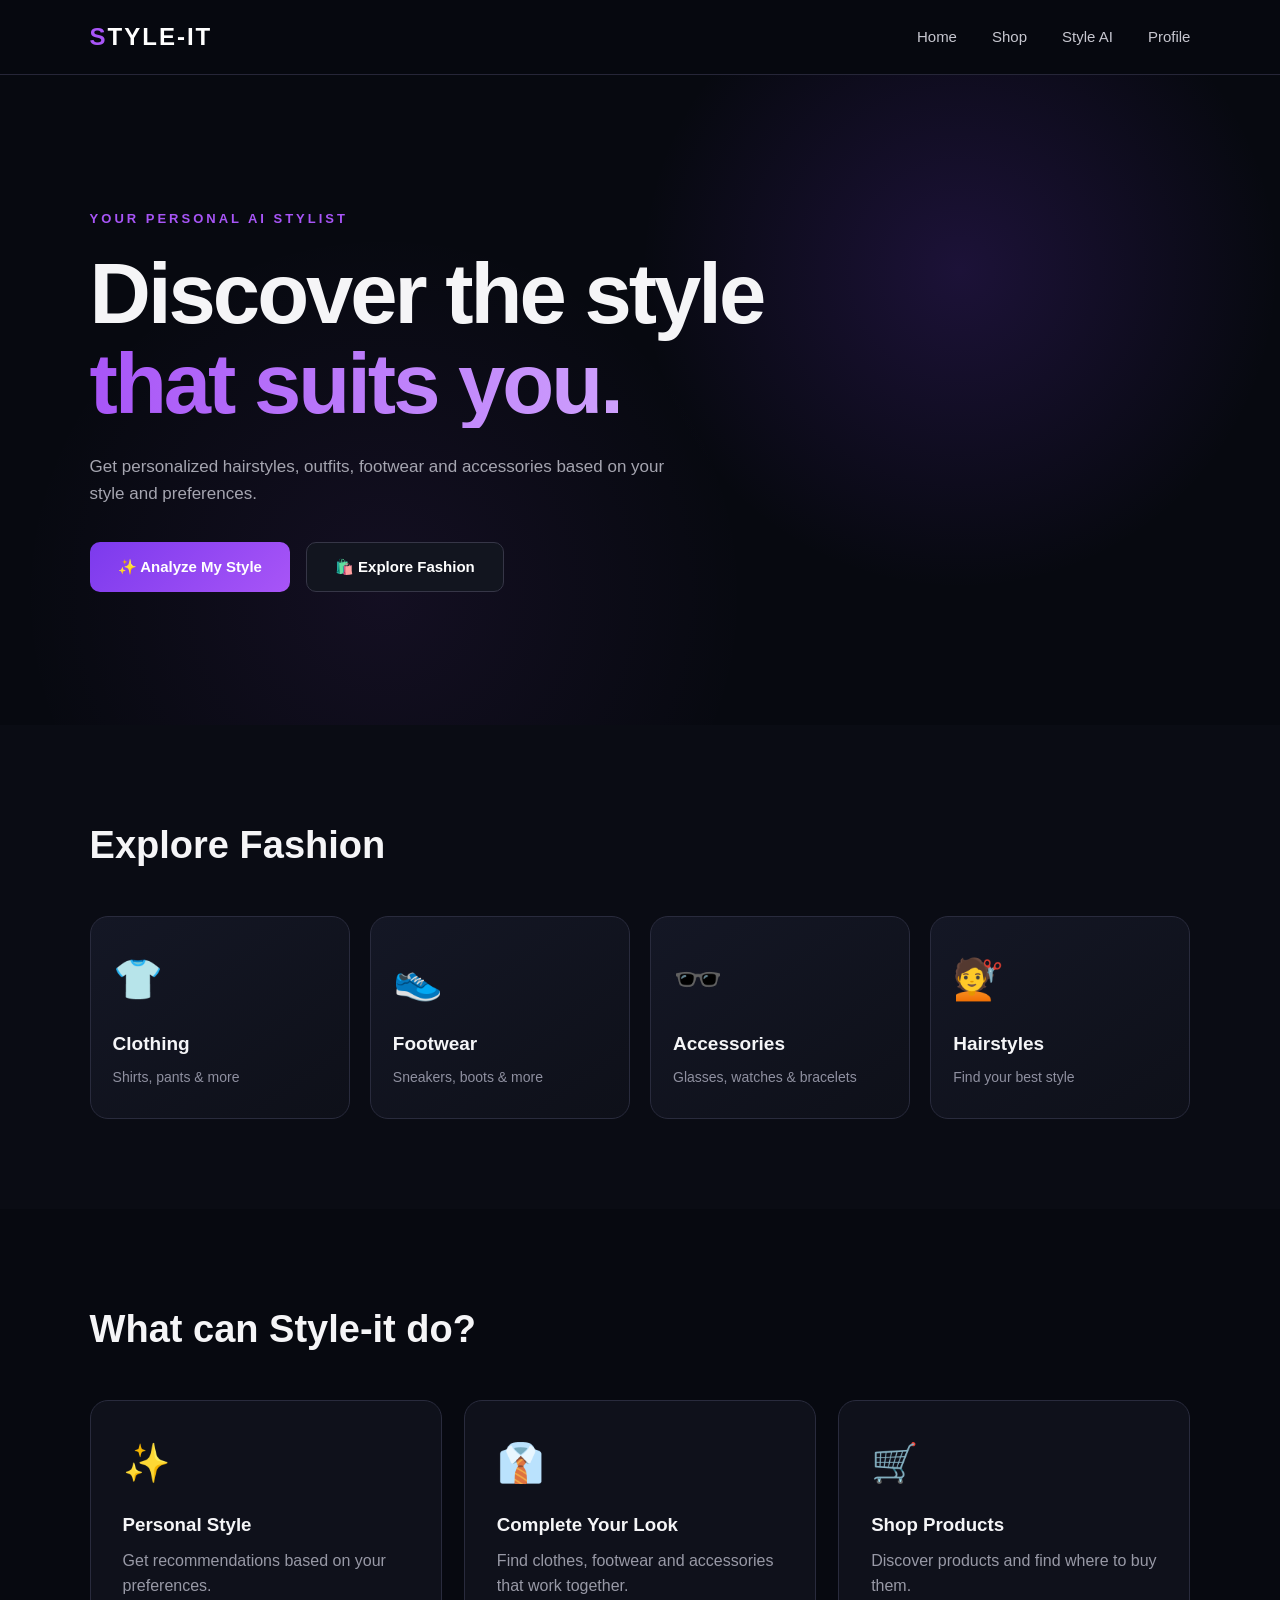
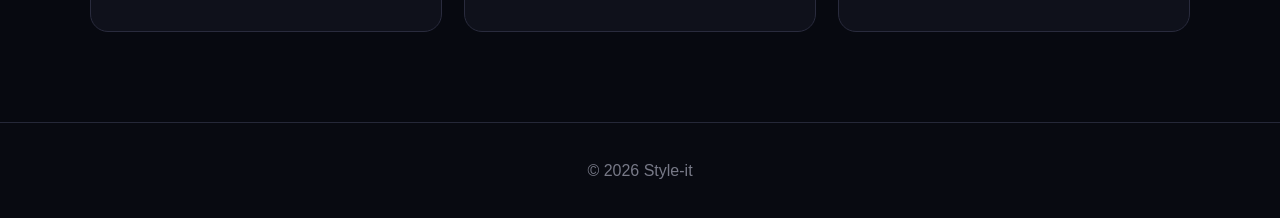
<file: index.html>
<!DOCTYPE html>
<html lang="en">
<head>
    <meta charset="UTF-8">
    <meta name="viewport" content="width=device-width, initial-scale=1.0">

    <title>Style-it | Your Personal AI Stylist</title>

    <link rel="stylesheet" href="style.css">
</head>

<body>

    <header>
        <div class="logo">STYLE-IT</div>

        <nav>
            <a href="#">Home</a>
            <a href="#">Shop</a>
            <a href="#">Style AI</a>
            <a href="#">Profile</a>
        </nav>
    </header>


    <main>

        <section class="hero">

            <div class="hero-content">

                <p class="tagline">YOUR PERSONAL AI STYLIST</p>

                <h1>
                    Discover the style
                    <span>that suits you.</span>
                </h1>

                <p class="hero-text">
                    Get personalized hairstyles, outfits,
                    footwear and accessories based on your
                    style and preferences.
                </p>

                <div class="hero-buttons">
    <button onclick="startStyleAnalysis()">✨ Analyze My Style</button>
    <button class="secondary-button" onclick="window.location.href='shop.html'">🛍️ Explore Fashion</button>
                </div>

            </div>

        </section>


        <section class="categories">

            <h2>Explore Fashion</h2>

            <div class="category-grid">

                <div class="category-card">
                    <div class="category-icon">👕</div>
                    <h3>Clothing</h3>
                    <p>Shirts, pants & more</p>
                </div>

                <div class="category-card">
                    <div class="category-icon">👟</div>
                    <h3>Footwear</h3>
                    <p>Sneakers, boots & more</p>
                </div>

                <div class="category-card">
                    <div class="category-icon">🕶️</div>
                    <h3>Accessories</h3>
                    <p>Glasses, watches & bracelets</p>
                </div>

                <div class="category-card">
                    <div class="category-icon">💇</div>
                    <h3>Hairstyles</h3>
                    <p>Find your best style</p>
                </div>

            </div>

        </section>


        <section class="feature-section">

            <h2>What can Style-it do?</h2>

            <div class="features">

                <div class="feature">
                    <span>✨</span>
                    <h3>Personal Style</h3>
                    <p>
                        Get recommendations based on
                        your preferences.
                    </p>
                </div>

                <div class="feature">
                    <span>👔</span>
                    <h3>Complete Your Look</h3>
                    <p>
                        Find clothes, footwear and
                        accessories that work together.
                    </p>
                </div>

                <div class="feature">
                    <span>🛒</span>
                    <h3>Shop Products</h3>
                    <p>
                        Discover products and find
                        where to buy them.
                    </p>
                </div>

            </div>

        </section>

    </main>


    <footer>

        <p>© 2026 Style-it</p>

    </footer>


    <script src="script.js"></script>

</body>
              </html>
</file>
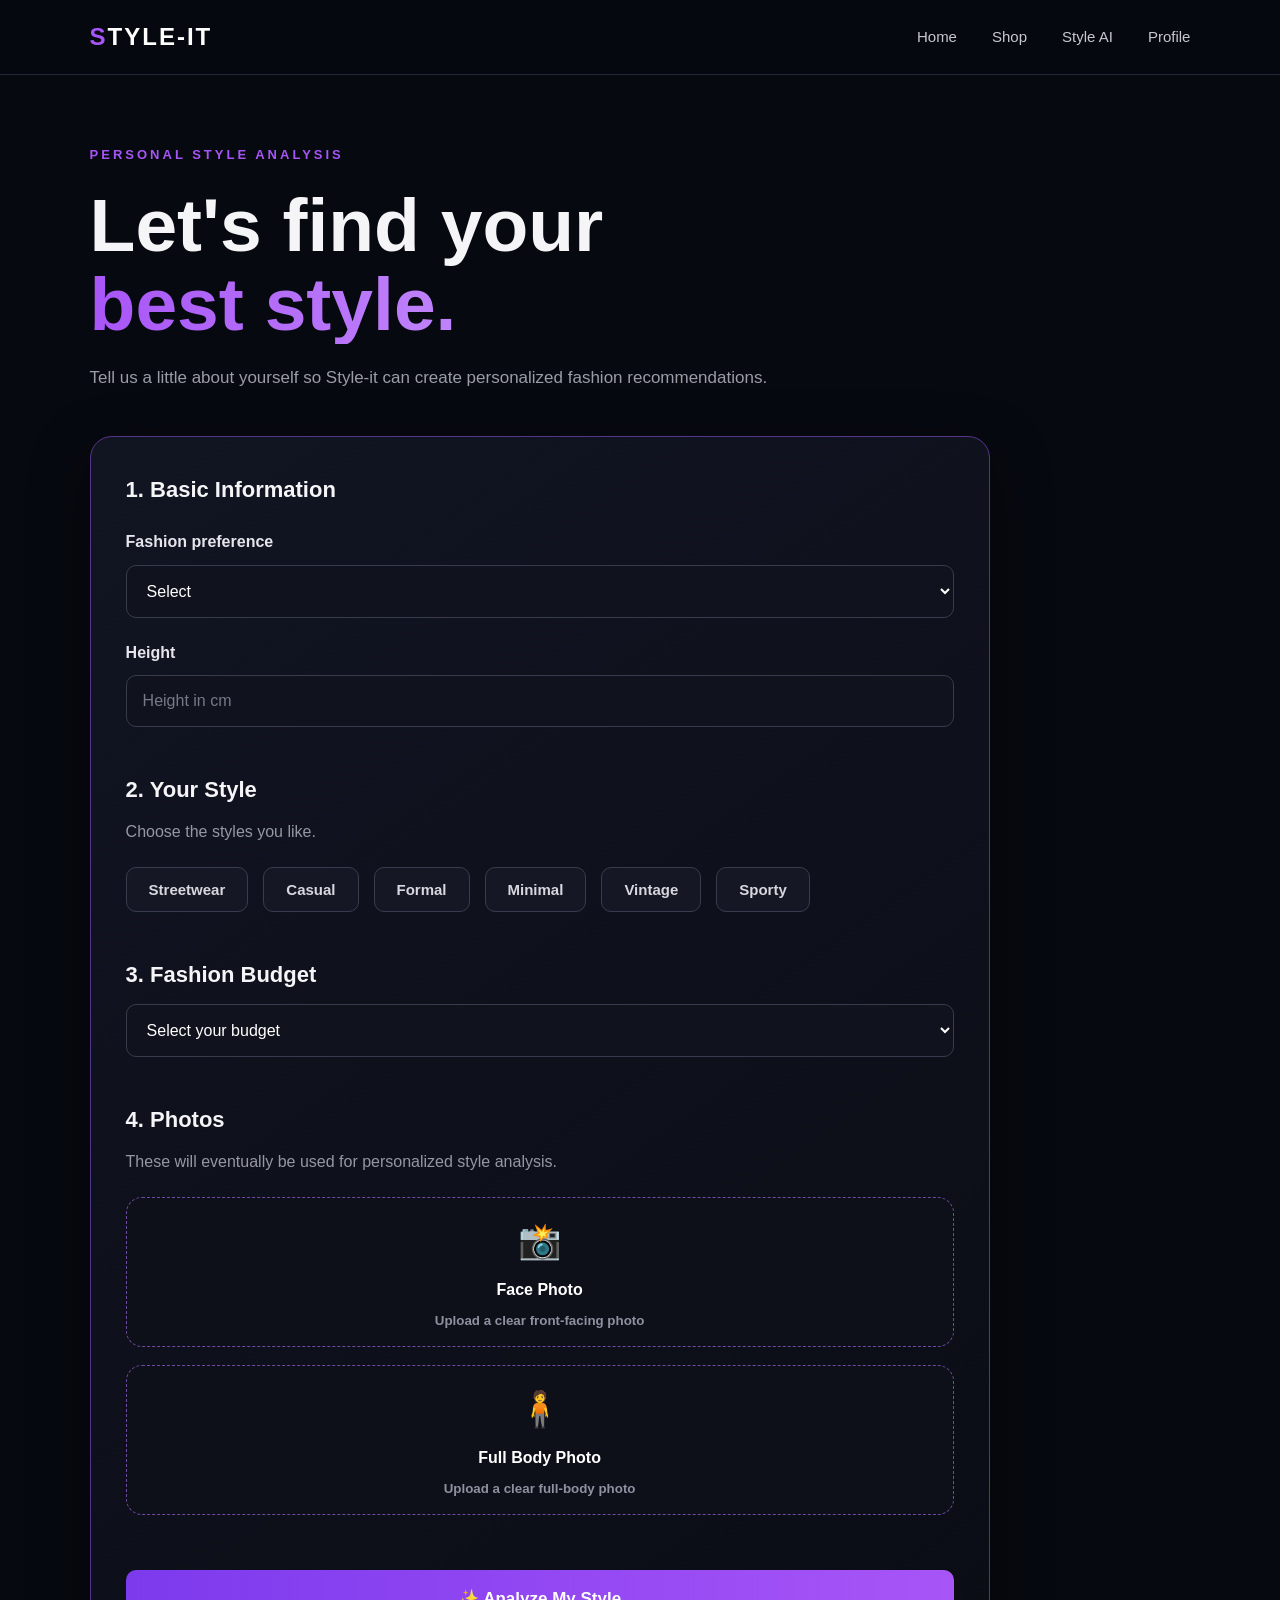
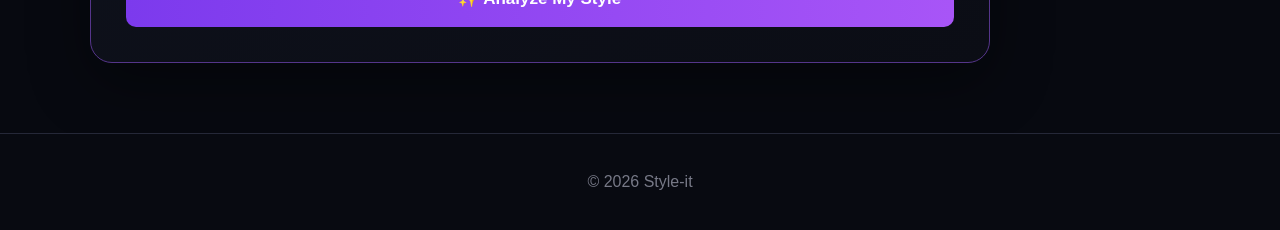
<file: analysis.html>
<!DOCTYPE html>
<html lang="en">
<head>
    <meta charset="UTF-8">
    <meta name="viewport" content="width=device-width, initial-scale=1.0">

    <title>Style-it | Style Analysis</title>

    <link rel="stylesheet" href="style.css">
</head>

<body>

    <header>
        <div class="logo">STYLE-IT</div>

        <nav>
            <a href="index.html">Home</a>
            <a href="#">Shop</a>
            <a href="analysis.html">Style AI</a>
            <a href="profile.html">Profile</a>
        </nav>
    </header>


    <main class="analysis-page">

        <section class="analysis-header">

            <p class="tagline">PERSONAL STYLE ANALYSIS</p>

            <h1>
                Let's find your
                <span>best style.</span>
            </h1>

            <p>
                Tell us a little about yourself so Style-it
                can create personalized fashion recommendations.
            </p>

        </section>


        <section class="analysis-form">

            <div class="form-section">

                <h2>1. Basic Information</h2>

                <label for="gender">Fashion preference</label>

                <select id="gender">
                    <option value="">Select</option>
                    <option value="men">Men's fashion</option>
                    <option value="women">Women's fashion</option>
                    <option value="unisex">Unisex</option>
                </select>


                <label for="height">Height</label>

                <input
                    type="number"
                    id="height"
                    placeholder="Height in cm"
                >

            </div>


            <div class="form-section">

                <h2>2. Your Style</h2>

                <p class="form-description">
                    Choose the styles you like.
                </p>

                <div class="style-options">

                    <button type="button"
                            onclick="selectStyle(this, 'Streetwear')">
                        Streetwear
                    </button>

                    <button type="button"
                            onclick="selectStyle(this, 'Casual')">
                        Casual
                    </button>

                    <button type="button"
                            onclick="selectStyle(this, 'Formal')">
                        Formal
                    </button>

                    <button type="button"
                            onclick="selectStyle(this, 'Minimal')">
                        Minimal
                    </button>

                    <button type="button"
                            onclick="selectStyle(this, 'Vintage')">
                        Vintage
                    </button>

                    <button type="button"
                            onclick="selectStyle(this, 'Sporty')">
                        Sporty
                    </button>

                </div>

            </div>


            <div class="form-section">

                <h2>3. Fashion Budget</h2>

                <select id="budget">

                    <option value="">
                        Select your budget
                    </option>

                    <option value="under500">
                        Under ₹500
                    </option>

                    <option value="500-1000">
                        ₹500 – ₹1,000
                    </option>

                    <option value="1000-2000">
                        ₹1,000 – ₹2,000
                    </option>

                    <option value="2000-5000">
                        ₹2,000 – ₹5,000
                    </option>

                    <option value="5000+">
                        ₹5,000+
                    </option>

                </select>

            </div>


            <div class="form-section">

                <h2>4. Photos</h2>

                <p class="form-description">
                    These will eventually be used for personalized
                    style analysis.
                </p>


                <label class="upload-box">

                    <span>📸</span>

                    <strong>Face Photo</strong>

                    <small>
                        Upload a clear front-facing photo
                    </small>

                    <input
                        type="file"
                        id="facePhoto"
                        accept="image/*"
                    >

                </label>


                <label class="upload-box">

                    <span>🧍</span>

                    <strong>Full Body Photo</strong>

                    <small>
                        Upload a clear full-body photo
                    </small>

                    <input
                        type="file"
                        id="bodyPhoto"
                        accept="image/*"
                    >

                </label>

            </div>


            <button
                class="analyze-button"
                onclick="analyzeStyle()">

                ✨ Analyze My Style

            </button>

        </section>

    </main>


    <footer>

        <p>© 2026 Style-it</p>

    </footer>


    <script src="script.js"></script>

</body>
  </html>
</file>
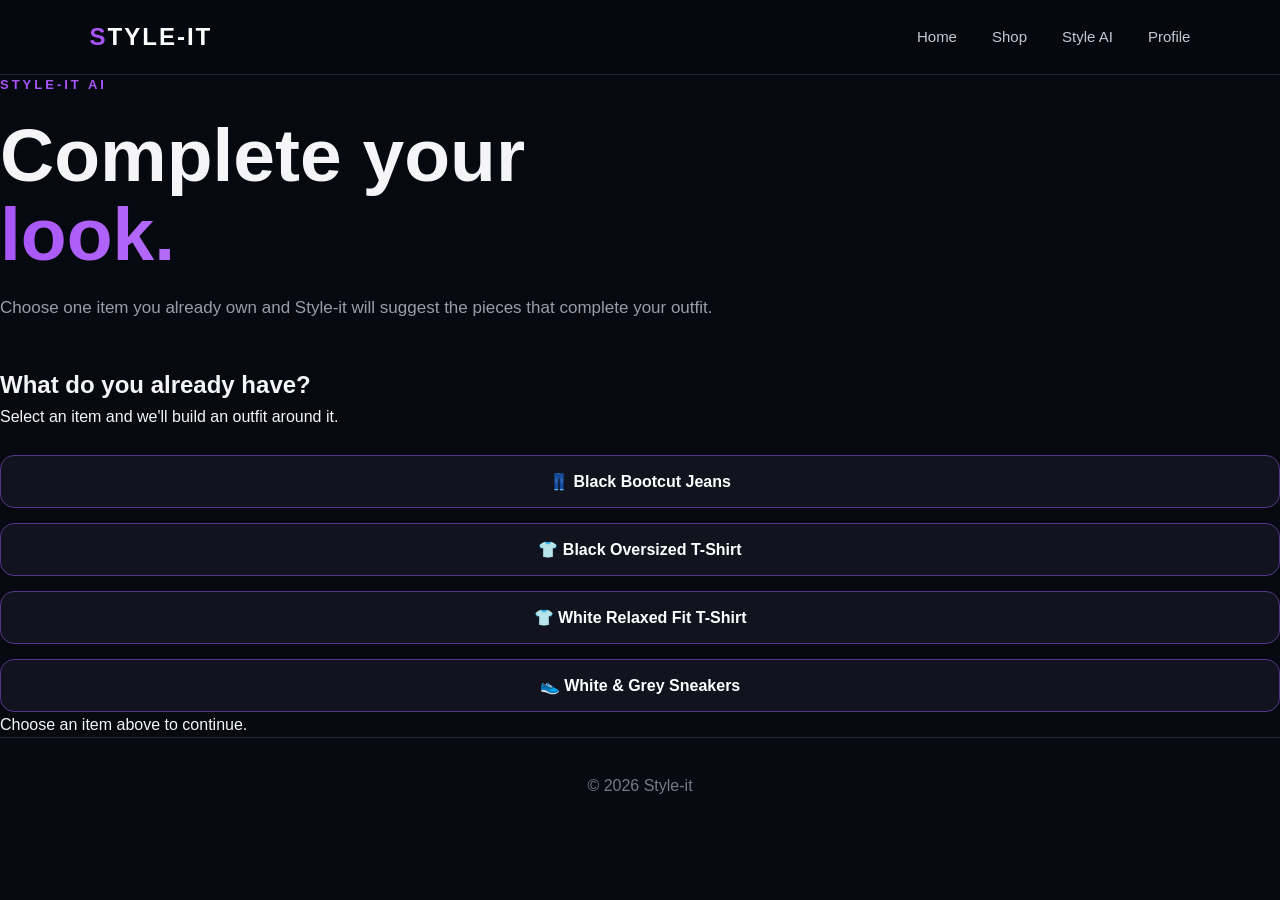
<file: complete-look.html>
<!DOCTYPE html>
<html lang="en">
<head>
    <meta charset="UTF-8">
    <meta name="viewport" content="width=device-width, initial-scale=1.0">

    <title>Style-it | Complete My Look</title>

    <link rel="stylesheet" href="style.css">
</head>

<body>

<header>

    <div class="logo">STYLE-IT</div>

    <nav>
        <a href="index.html">Home</a>
        <a href="shop.html">Shop</a>
        <a href="analysis.html">Style AI</a>
        <a href="#">Profile</a>
    </nav>

</header>


<main class="complete-look-page">

    <section class="analysis-header">

        <p class="tagline">STYLE-IT AI</p>

        <h1>
            Complete your
            <span>look.</span>
        </h1>

        <p>
            Choose one item you already own and Style-it
            will suggest the pieces that complete your outfit.
        </p>

    </section>


    <section class="look-selector">

        <h2>What do you already have?</h2>

        <p>
            Select an item and we'll build an outfit around it.
        </p>


        <div class="look-options">

            <button onclick="chooseLook('Black Bootcut Jeans')">
                👖 Black Bootcut Jeans
            </button>

            <button onclick="chooseLook('Black Oversized T-Shirt')">
                👕 Black Oversized T-Shirt
            </button>

            <button onclick="chooseLook('White Relaxed Fit T-Shirt')">
                👕 White Relaxed Fit T-Shirt
            </button>

            <button onclick="chooseLook('White & Grey Sneakers')">
                👟 White & Grey Sneakers
            </button>

        </div>


        <p id="lookMessage">
            Choose an item above to continue.
        </p>

    </section>


    <section id="outfitResult" class="outfit-result">

    </section>

</main>


<footer>

    <p>© 2026 Style-it</p>

</footer>


<script>
function chooseLook(item) {

    const result = document.getElementById("outfitResult");
    const message = document.getElementById("lookMessage");

    let outfit = "";

    if (item === "Black Bootcut Jeans") {

        outfit = `
        <h2>✨ Your Complete Outfit</h2>
        <p>Built around <strong>Black Bootcut Jeans</strong></p>

        <div class="look-preview">
    <div class="model-preview">

        <img
            src="images/black-bootcut-outfit.png"
            alt="Complete outfit with black bootcut jeans"
            class="outfit-model-image"
        >

        <h3>Complete Outfit Preview</h3>

        <p>
            Black oversized tee • Black bootcut jeans •
            White & grey sneakers • Black sunglasses
        </p>

    </div>
</div>

        <h2 class="recommended-title">Recommended Products</h2>

        <div class="outfit-items">

            <div class="outfit-item">
                <img src="images/black-oversized-tshirt.png"
                     alt="Black Oversized T-Shirt">
                <h3>Black Oversized T-Shirt</h3>
                <p>Streetwear • Relaxed fit</p>
                <a href="https://www2.hm.com/en_in/productpage.1294399002.html" target="_blank">
                    Shop T-Shirt
                </a>
            </div>

            <div class="outfit-item">
                <img src="images/black-bootcut-jeans.png"
                     alt="Black Bootcut Jeans">
                <h3>Black Bootcut Jeans</h3>
                <p>Bootcut • Streetwear</p>
                <a href="https://www.myntra.com/jeans/highlander/highlander-men-bootcut-jeans/30473895/buy" target="_blank">
                    Shop Jeans
                </a>
            </div>

            <div class="outfit-item">
                <img src="images/white-sneakers.png"
                     alt="White & Grey Sneakers">
                <h3>White & Grey Sneakers</h3>
                <p>Clean • Casual • Versatile</p>
                <a href="https://www.myntra.com/casual-shoes/roadster/roadster-men-white--grey-synthetic-casual-sneakers/36193620/buy" target="_blank">
                    Shop Sneakers
                </a>
            </div>

            <div class="outfit-item">
                <img src="images/black-sunglasses.png"
                     alt="Black Square Sunglasses">
                <h3>Black Square Sunglasses</h3>
                <p>Bold • Streetwear</p>
                <a href="https://www.myntra.com/sunglasses/elligator/elligator-men-black-lens--black-square-sunglasses-with/38768987/buy" target="_blank">
                    Shop Sunglasses
                </a>
            </div>

        </div>
        `;
    }

    else if (item === "Black Oversized T-Shirt") {

        outfit = `
        <h2>✨ Your Complete Outfit</h2>
        <p>Built around <strong>Black Oversized T-Shirt</strong></p>

        <h2 class="recommended-title">Recommended Products</h2>

        <div class="outfit-items">

            <div class="outfit-item">
                <img src="images/black-bootcut-jeans.png"
                     alt="Black Bootcut Jeans">
                <h3>Black Bootcut Jeans</h3>
                <p>Bootcut • Streetwear</p>
                <a href="https://www.myntra.com/jeans/highlander/highlander-men-bootcut-jeans/30473895/buy" target="_blank">
                    Shop Jeans
                </a>
            </div>

            <div class="outfit-item">
                <img src="images/white-sneakers.png"
                     alt="White & Grey Sneakers">
                <h3>White & Grey Sneakers</h3>
                <p>Clean • Casual • Versatile</p>
                <a href="https://www.myntra.com/casual-shoes/roadster/roadster-men-white--grey-synthetic-casual-sneakers/36193620/buy" target="_blank">
                    Shop Sneakers
                </a>
            </div>

        </div>
        `;
    }

    else if (item === "White Relaxed Fit T-Shirt") {

        outfit = `
        <h2>✨ Your Complete Outfit</h2>
        <p>Built around <strong>White Relaxed Fit T-Shirt</strong></p>

        <h2 class="recommended-title">Recommended Products</h2>

        <div class="outfit-items">

            <div class="outfit-item">
                <img src="images/black-bootcut-jeans.png"
                     alt="Black Bootcut Jeans">
                <h3>Black Bootcut Jeans</h3>
                <p>Bootcut • Streetwear</p>
                <a href="https://www.myntra.com/jeans/highlander/highlander-men-bootcut-jeans/30473895/buy" target="_blank">
                    Shop Jeans
                </a>
            </div>

            <div class="outfit-item">
                <img src="images/white-sneakers.png"
                     alt="White & Grey Sneakers">
                <h3>White & Grey Sneakers</h3>
                <p>Clean • Casual • Versatile</p>
                <a href="https://www.myntra.com/casual-shoes/roadster/roadster-men-white--grey-synthetic-casual-sneakers/36193620/buy" target="_blank">
                    Shop Sneakers
                </a>
            </div>

        </div>
        `;
    }

    else if (item === "White & Grey Sneakers") {

        outfit = `
        <h2>✨ Your Complete Outfit</h2>
        <p>Built around <strong>White & Grey Sneakers</strong></p>

        <h2 class="recommended-title">Recommended Products</h2>

        <div class="outfit-items">

            <div class="outfit-item">
                <img src="images/black-oversized-tshirt.png"
                     alt="Black Oversized T-Shirt">
                <h3>Black Oversized T-Shirt</h3>
                <p>Streetwear • Relaxed fit</p>
                <a href="https://www2.hm.com/en_in/productpage.1294399002.html" target="_blank">
                    Shop T-Shirt
                </a>
            </div>

            <div class="outfit-item">
                <img src="images/black-bootcut-jeans.png"
                     alt="Black Bootcut Jeans">
                <h3>Black Bootcut Jeans</h3>
                <p>Bootcut • Streetwear</p>
                <a href="https://www.myntra.com/jeans/highlander/highlander-men-bootcut-jeans/30473895/buy" target="_blank">
                    Shop Jeans
                </a>
            </div>

        </div>
        `;
    }

    result.innerHTML = outfit;

    message.textContent = "Your outfit is ready! 👇";

    result.scrollIntoView({
        behavior: "smooth"
    });
}                    

</script>

</body>
</html>
</file>
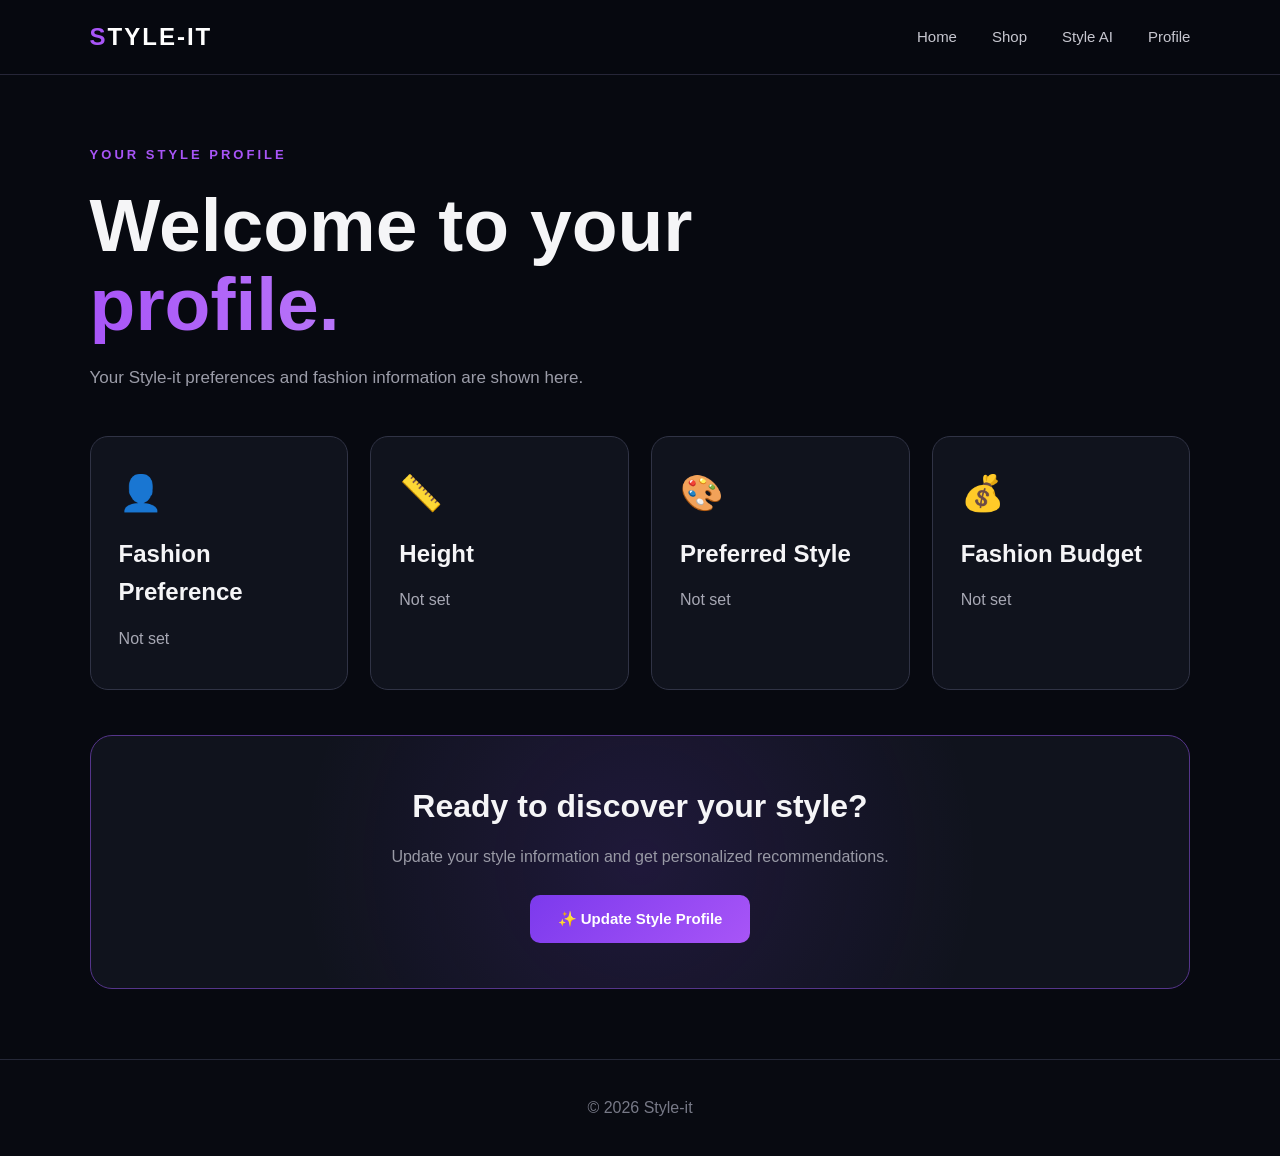
<file: profile.html>
<!DOCTYPE html>
<html lang="en">
<head>
    <meta charset="UTF-8">
    <meta name="viewport" content="width=device-width, initial-scale=1.0">
    <title>Style-it | Profile</title>
    <link rel="stylesheet" href="style.css">
</head>

<body>

<header>
    <div class="logo">STYLE-IT</div>

    <nav>
        <a href="index.html">Home</a>
        <a href="shop.html">Shop</a>
        <a href="analysis.html">Style AI</a>
        <a href="profile.html">Profile</a>
    </nav>
</header>

<main class="results-page">

    <section class="analysis-header">
        <p class="tagline">YOUR STYLE PROFILE</p>
        <h1>Welcome to your <span>profile.</span></h1>
        <p>
            Your Style-it preferences and fashion information are shown here.
        </p>
    </section>

    <section class="results-grid">

        <div class="result-card">
            <span class="result-icon">👤</span>
            <h2>Fashion Preference</h2>
            <p id="profileGender">Not set</p>
        </div>

        <div class="result-card">
            <span class="result-icon">📏</span>
            <h2>Height</h2>
            <p id="profileHeight">Not set</p>
        </div>

        <div class="result-card">
            <span class="result-icon">🎨</span>
            <h2>Preferred Style</h2>
            <p id="profileStyle">Not set</p>
        </div>

        <div class="result-card">
            <span class="result-icon">💰</span>
            <h2>Fashion Budget</h2>
            <p id="profileBudget">Not set</p>
        </div>

    </section>

    <section class="outfit-section">
        <h2>Ready to discover your style?</h2>
        <p>
            Update your style information and get personalized recommendations.
        </p>

        <button onclick="window.location.href='analysis.html'">
            ✨ Update Style Profile
        </button>
    </section>

</main>

<footer>
    <p>© 2026 Style-it</p>
</footer>

<script src="script.js"></script>

<script>
function loadProfile() {

    const savedProfile =
        localStorage.getItem("styleProfile");

    if (!savedProfile) {
        return;
    }

    const profile =
        JSON.parse(savedProfile);

    const genderElement =
        document.getElementById("profileGender");

    const heightElement =
        document.getElementById("profileHeight");

    const styleElement =
        document.getElementById("profileStyle");

    const budgetElement =
        document.getElementById("profileBudget");


    if (genderElement) {

        if (profile.gender === "men") {
            genderElement.textContent =
                "Men's fashion";

        } else if (profile.gender === "women") {
            genderElement.textContent =
                "Women's fashion";

        } else {
            genderElement.textContent =
                "Unisex";
        }
    }


    if (heightElement) {

        heightElement.textContent =
            profile.height
            ? profile.height + " cm"
            : "Not set";
    }


    if (styleElement) {

        styleElement.textContent =
            profile.style || "Not set";
    }


    if (budgetElement) {

        const budgetNames = {

            "under500": "Under ₹500",

            "500-1000": "₹500 – ₹1,000",

            "1000-2000": "₹1,000 – ₹2,000",

            "2000-5000": "₹2,000 – ₹5,000",

            "5000+": "₹5,000+"
        };

        budgetElement.textContent =
            budgetNames[profile.budget]
            || "Not set";
    }
}

loadProfile();
</script>

</body>
</html>
</file>
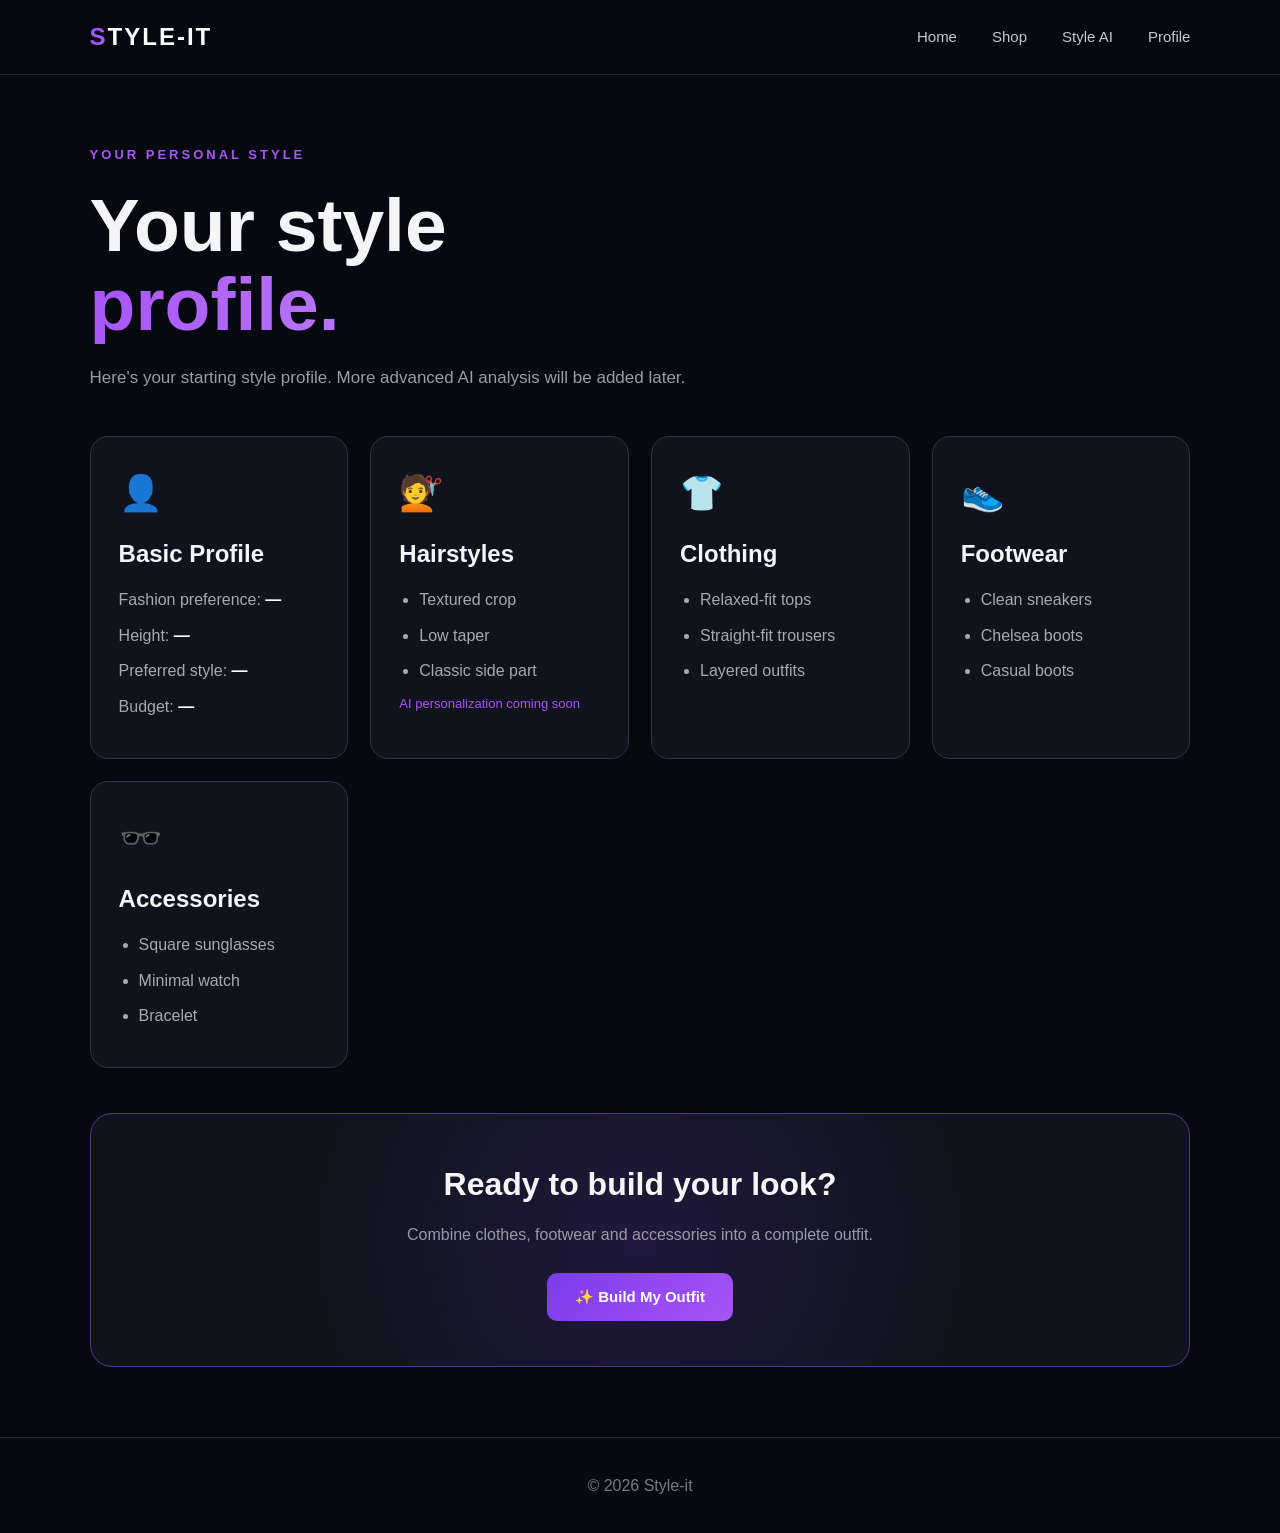
<file: results.html>
<!DOCTYPE html>
<html lang="en">
<head>
    <meta charset="UTF-8">
    <meta name="viewport" content="width=device-width, initial-scale=1.0">

    <title>Style-it | Your Style</title>

    <link rel="stylesheet" href="style.css">
</head>

<body>

<header>
    <div class="logo">STYLE-IT</div>

    <nav>
        <a href="index.html">Home</a>
        <a href="#">Shop</a>
        <a href="analysis.html">Style AI</a>
        <a href="profile.html">Profile</a>
    </nav>
</header>


<main class="results-page">

    <section class="analysis-header">

        <p class="tagline">YOUR PERSONAL STYLE</p>

        <h1>
            Your style
            <span>profile.</span>
        </h1>

        <p>
            Here's your starting style profile.
            More advanced AI analysis will be added later.
        </p>

    </section>


    <section class="results-grid">

        <div class="result-card">
            <span class="result-icon">👤</span>
            <h2>Basic Profile</h2>

            <p>
                Fashion preference:
                <strong id="resultGender">—</strong>
            </p>

            <p>
                Height:
                <strong id="resultHeight">—</strong>
            </p>

            <p>
                Preferred style:
                <strong id="resultStyle">—</strong>
            </p>

            <p>
                Budget:
                <strong id="resultBudget">—</strong>
            </p>
        </div>


        <div class="result-card">

            <span class="result-icon">💇</span>

            <h2>Hairstyles</h2>

            <ul>
                <li>Textured crop</li>
                <li>Low taper</li>
                <li>Classic side part</li>
            </ul>

            <p class="coming-soon">
                AI personalization coming soon
            </p>

        </div>


        <div class="result-card">

            <span class="result-icon">👕</span>

            <h2>Clothing</h2>

            <ul>
                <li>Relaxed-fit tops</li>
                <li>Straight-fit trousers</li>
                <li>Layered outfits</li>
            </ul>

        </div>


        <div class="result-card">

            <span class="result-icon">👟</span>

            <h2>Footwear</h2>

            <ul>
                <li>Clean sneakers</li>
                <li>Chelsea boots</li>
                <li>Casual boots</li>
            </ul>

        </div>


        <div class="result-card">

            <span class="result-icon">🕶️</span>

            <h2>Accessories</h2>

            <ul>
                <li>Square sunglasses</li>
                <li>Minimal watch</li>
                <li>Bracelet</li>
            </ul>

        </div>

    </section>


    <section class="outfit-section">

        <h2>Ready to build your look?</h2>

        <p>
            Combine clothes, footwear and accessories
            into a complete outfit.
        </p>

        <button onclick="buildOutfit()">
            ✨ Build My Outfit
        </button>

    </section>

</main>


<footer>
    <p>© 2026 Style-it</p>
</footer>


<script src="script.js"></script>

</body>
  </html>
</file>
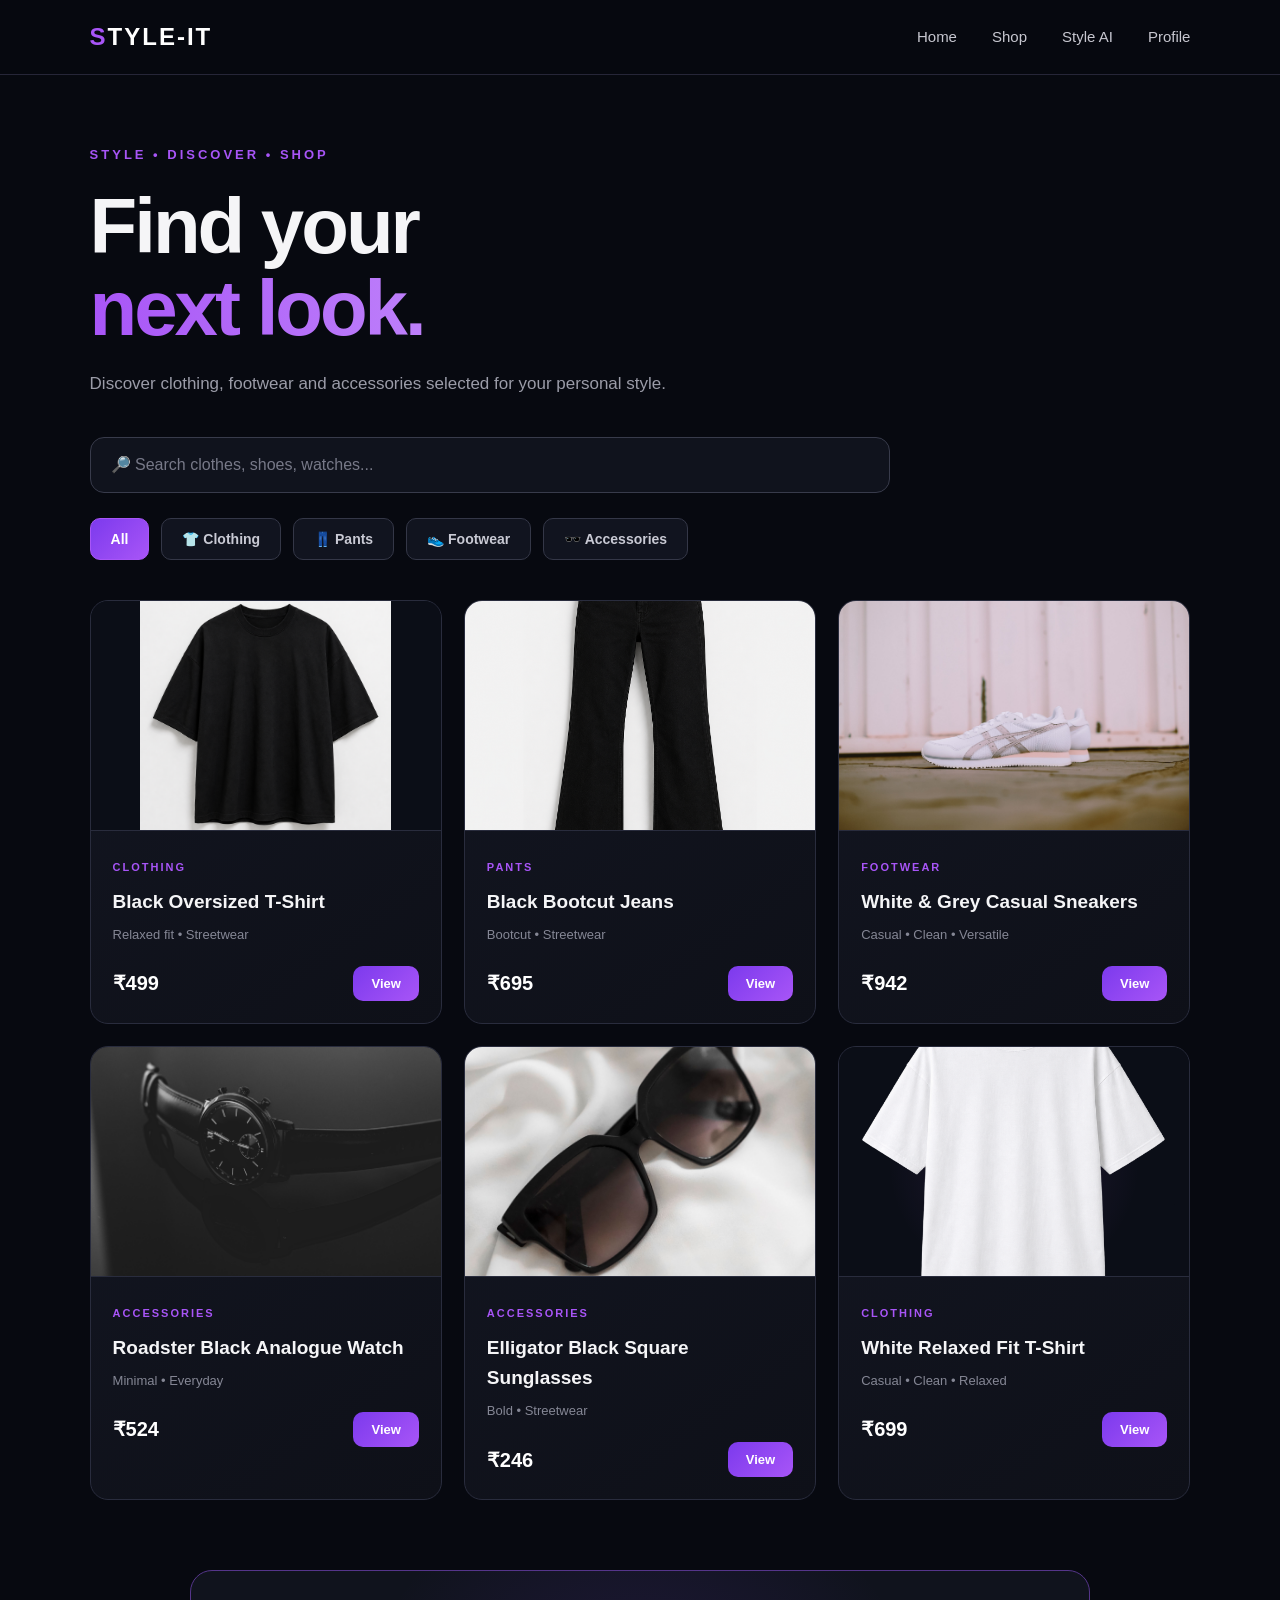
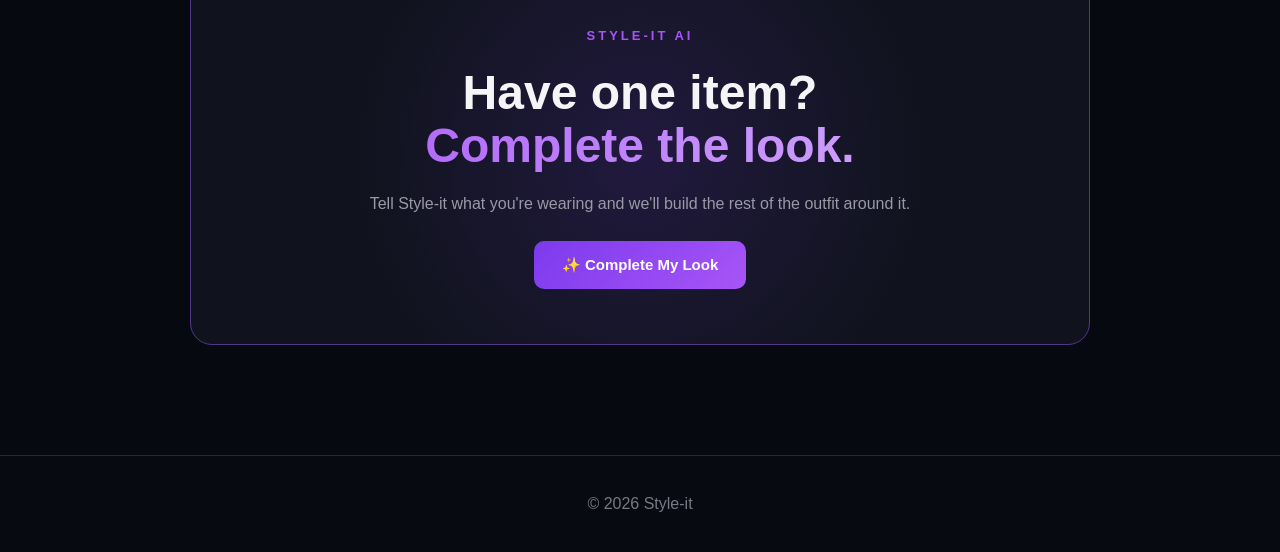
<file: shop.html>
<!DOCTYPE html>
<html lang="en">

<head>
    <meta charset="UTF-8">
    <meta name="viewport" content="width=device-width, initial-scale=1.0">

    <title>Style-it | Shop</title>

    <link rel="stylesheet" href="style.css">
</head>

<body>

<header>

    <div class="logo">STYLE-IT</div>

    <nav>
        <a href="index.html">Home</a>
        <a href="shop.html">Shop</a>
        <a href="analysis.html">Style AI</a>
        <a href="profile.html">Profile</a>
    </nav>

</header>


<main class="shop-page">

    <!-- SHOP HEADER -->

    <section class="shop-header">

        <p class="tagline">STYLE • DISCOVER • SHOP</p>

        <h1>
            Find your
            <span>next look.</span>
        </h1>

        <p>
            Discover clothing, footwear and accessories
            selected for your personal style.
        </p>

    </section>


    <!-- SEARCH -->

    <section class="shop-search">

        <input
            type="search"
            id="productSearch"
            placeholder="🔎 Search clothes, shoes, watches..."
        >

    </section>


    <!-- FILTERS -->

    <section class="shop-filters">

        <button class="filter active"
                onclick="filterProducts('all', this)">
            All
        </button>

        <button class="filter"
                onclick="filterProducts('clothing', this)">
            👕 Clothing
        </button>

        <button class="filter"
                onclick="filterProducts('pants', this)">
            👖 Pants
        </button>

        <button class="filter"
                onclick="filterProducts('footwear', this)">
            👟 Footwear
        </button>

        <button class="filter"
                onclick="filterProducts('accessories', this)">
            🕶️ Accessories
        </button>

    </section>


    <!-- PRODUCTS -->

    <section class="product-section">

        <div class="product-grid">


            <!-- PRODUCT 1 -->

            <div class="product-card"
                 data-category="clothing"
                 data-name="black oversized t shirt">

                <div class="product-image">
                    <div class="product-image">
    <img src="images/black-oversized-tshirt.png" alt="Black Oversized T-Shirt" style="width:100%;height:100%;object-fit:cover;">
                    </div>
                </div>

                <div class="product-info">

                    <span class="product-category">
                        CLOTHING
                    </span>

                    <h2>Black Oversized T-Shirt</h2>

                    <p class="product-description">
                        Relaxed fit • Streetwear
                    </p>

                    <div class="product-bottom">

                        <strong>₹499</strong>

                        <button onclick="viewProduct('Black Oversized T-Shirt')">
                            View
                        </button>

                    </div>

                </div>

            </div>


            <!-- PRODUCT 2 -->

            <div class="product-card"
                 data-category="pants"
                 data-name="black bootcut jeans">

                <div class="product-image">
                    <img src="images/black-bootcut-jeans.png" alt="Black Bootcut Jeans" style="width:100%;height:100%;object-fit:cover;">
                </div>

                <div class="product-info">

                    <span class="product-category">
                        PANTS
                    </span>

                    <h2>Black Bootcut Jeans</h2>

                    <p class="product-description">
                        Bootcut • Streetwear
                    </p>

                    <div class="product-bottom">

                        <strong>₹695</strong>
                        <button onclick="viewProduct('Black Bootcut Jeans')">
                            View
                        </button>

                    </div>

                </div>

            </div>


            <!-- PRODUCT 3 -->

            <div class="product-card"
                 data-category="footwear"
                 data-name="white sneakers">

                <div class="product-image">
                    <img src="images/white-sneakers.png" alt="White Sneakers" style="width:100%;height:100%;object-fit:cover;">
                </div>

                <div class="product-info">

                    <span class="product-category">
                        FOOTWEAR
                    </span>

                    <h2>White & Grey Casual Sneakers</h2>
<p class="product-description">Casual • Clean • Versatile</p>

                    <div class="product-bottom">

                        <strong>₹942</strong>

                        <button onclick="viewProduct('White & Grey Casual Sneakers')">
                            View
                        </button>

                    </div>

                </div>

            </div>


            <!-- PRODUCT 4 -->

            <div class="product-card"
                 data-category="accessories"
                 data-name="black watch">

                <div class="product-image">
                    <img src="images/black-watch.png" alt="Black Watch" style="width:100%;height:100%;object-fit:cover;">
                </div>

                <div class="product-info">

                    <span class="product-category">
                        ACCESSORIES
                    </span>

                    <h2>Roadster Black Analogue Watch</h2>

                    <p class="product-description">
                        Minimal • Everyday
                    </p>

                    <div class="product-bottom">

                        <strong>₹524</strong>

                        <button onclick="viewProduct('Roadster Black Analogue Watch')">
                            View
                        </button>

                    </div>

                </div>

            </div>


            <!-- PRODUCT 5 -->

            <div class="product-card"
                 data-category="accessories"
                 data-name="square sunglasses">

                <div class="product-image">
                    <img src="images/black-sunglasses.png" alt="Black Sunglasses" style="width:100%;height:100%;object-fit:cover;">
                </div>

                <div class="product-info">

                    <span class="product-category">
                        ACCESSORIES
                    </span>

                    <h2>Elligator Black Square Sunglasses</h2>

                    <p class="product-description">
                        Bold • Streetwear
                    </p>

                    <div class="product-bottom">

                        <strong>₹246</strong>

                        <button onclick="viewProduct('Elligator Black Square Sunglasses')">
                            View
                        </button>

                    </div>

                </div>

            </div>


            <!-- PRODUCT 6 -->

            <div class="product-card"
                 data-category="clothing"
                 data-name="white relaxed shirt">

                <div class="product-image">
    <img src="images/white-tshirt.png"
         alt="White Relaxed Fit T-Shirt"
         style="width:100%;height:100%;object-fit:cover;">
                </div>

                <div class="product-info">

                    <span class="product-category">
                        CLOTHING
                    </span>

                    <h2>White Relaxed Fit T-Shirt</h2>
<p class="product-description">Casual • Clean • Relaxed</p>

                    <div class="product-bottom">

                        <strong>₹699</strong>

                        <button onclick="viewProduct('White Relaxed Fit T-Shirt')">
                            View
                        </button>

                    </div>

                </div>

            </div>


        </div>

    </section>


    <!-- COMPLETE MY LOOK -->

    <section class="complete-look">

        <p class="tagline">STYLE-IT AI</p>

        <h2>
            Have one item?
            <span>Complete the look.</span>
        </h2>

        <p>
            Tell Style-it what you're wearing and we'll
            build the rest of the outfit around it.
        </p>

        <button onclick="window.location.href='complete-look.html'">
    ✨ Complete My Look
        </button>

    </section>


</main>


<footer>

    <p>© 2026 Style-it</p>

</footer>


<script src="script.js"></script>

</body>

  </html>
</file>
<file: style.css>
/* =========================================
   STYLE-IT — PREMIUM DARK AI FASHION DESIGN
========================================= */

* {
    margin: 0;
    padding: 0;
    box-sizing: border-box;
}

html {
    scroll-behavior: smooth;
}

body {
    font-family: Arial, Helvetica, sans-serif;
    background: #070910;
    color: #f5f5f7;
    line-height: 1.6;
}


/* =========================================
   HEADER
========================================= */

header {
    width: 100%;
    padding: 18px 7%;
    display: flex;
    justify-content: space-between;
    align-items: center;

    background: rgba(7, 9, 16, 0.95);
    border-bottom: 1px solid #262638;

    position: sticky;
    top: 0;
    z-index: 100;
}

.logo {
    font-size: 24px;
    font-weight: 900;
    letter-spacing: 2px;
    color: #ffffff;
}

.logo::first-letter {
    color: #a855f7;
}

nav {
    display: flex;
    gap: 35px;
}

nav a {
    color: #c7c7d0;
    text-decoration: none;
    font-size: 15px;
    transition: 0.3s;
}

nav a:hover {
    color: #a855f7;
}


/* =========================================
   HERO
========================================= */

.hero {
    min-height: 650px;
    padding: 100px 7%;

    display: flex;
    align-items: center;

    background:
        radial-gradient(
            circle at 75% 30%,
            rgba(124, 58, 237, 0.18),
            transparent 30%
        ),
        radial-gradient(
            circle at 30% 80%,
            rgba(168, 85, 247, 0.08),
            transparent 35%
        ),
        #070910;
}

.hero-content {
    max-width: 750px;
}

.tagline {
    color: #a855f7;
    font-size: 13px;
    font-weight: bold;
    letter-spacing: 3px;
    margin-bottom: 20px;
}

.hero h1 {
    font-size: clamp(48px, 8vw, 85px);
    line-height: 1.05;
    letter-spacing: -3px;
    margin-bottom: 25px;
}

.hero h1 span,
.analysis-header h1 span {
    display: block;

    background: linear-gradient(
        90deg,
        #a855f7,
        #d8b4fe
    );

    -webkit-background-clip: text;
    -webkit-text-fill-color: transparent;
}

.hero-text {
    max-width: 600px;
    color: #a5a5b0;
    font-size: 17px;
    margin-bottom: 35px;
}


/* =========================================
   BUTTONS
========================================= */

.hero-buttons {
    display: flex;
    gap: 16px;
    flex-wrap: wrap;
}

button {
    border: none;
    border-radius: 10px;

    padding: 15px 28px;

    background: linear-gradient(
        135deg,
        #7c3aed,
        #a855f7
    );

    color: white;
    font-size: 15px;
    font-weight: bold;

    cursor: pointer;

    transition:
        transform 0.25s,
        box-shadow 0.25s;
}

button:hover {
    transform: translateY(-3px);

    box-shadow:
        0 10px 30px
        rgba(168, 85, 247, 0.3);
}

.secondary-button {
    background: #12151f;
    border: 1px solid #363647;
    color: #ffffff;
}


/* =========================================
   CATEGORIES
========================================= */

.categories {
    padding: 90px 7%;
    background: #0a0c14;
}

.categories h2,
.feature-section h2 {
    font-size: 38px;
    margin-bottom: 40px;
}

.category-grid {
    display: grid;

    grid-template-columns:
        repeat(4, 1fr);

    gap: 20px;
}

.category-card {
    background:
        linear-gradient(
            145deg,
            #141725,
            #0e1019
        );

    border: 1px solid #292b3d;

    border-radius: 18px;

    padding: 30px 22px;

    min-height: 190px;

    cursor: pointer;

    transition:
        transform 0.3s,
        border 0.3s,
        box-shadow 0.3s;
}

.category-card:hover {
    transform: translateY(-6px);

    border-color: #8b5cf6;

    box-shadow:
        0 15px 40px
        rgba(124, 58, 237, 0.15);
}

.category-icon {
    font-size: 40px;
    margin-bottom: 18px;
}

.category-card h3 {
    font-size: 19px;
    margin-bottom: 6px;
}

.category-card p {
    color: #8f90a0;
    font-size: 14px;
}


/* =========================================
   FEATURES
========================================= */

.feature-section {
    padding: 90px 7%;
}

.features {
    display: grid;

    grid-template-columns:
        repeat(3, 1fr);

    gap: 22px;
}

.feature {
    background: #0f111b;

    border: 1px solid #292b3d;

    border-radius: 18px;

    padding: 32px;
}

.feature span {
    font-size: 38px;
}

.feature h3 {
    margin: 16px 0 8px;
}

.feature p {
    color: #9899a6;
}


/* =========================================
   ANALYSIS PAGE
========================================= */

.analysis-page,
.results-page {
    min-height: 100vh;
    padding: 70px 7%;
}

.analysis-header {
    max-width: 750px;
    margin-bottom: 45px;
}

.analysis-header h1 {
    font-size: clamp(45px, 7vw, 75px);
    line-height: 1.05;
    margin-bottom: 20px;
}

.analysis-header > p:last-child {
    color: #9b9ca8;
    font-size: 17px;
}


/* =========================================
   ANALYSIS FORM
========================================= */

.analysis-form {
    max-width: 900px;

    padding: 35px;

    background:
        linear-gradient(
            145deg,
            #111522,
            #0b0d15
        );

    border: 1px solid #55358a;

    border-radius: 22px;

    box-shadow:
        0 20px 60px
        rgba(0, 0, 0, 0.4);
}


/* MAIN FIX:
   Adds clear space between every section
*/

.form-section {
    margin-bottom: 45px;
}


/* FORM HEADINGS */

.form-section h2 {
    font-size: 22px;
    margin-bottom: 12px;
}

.form-description {
    color: #9697a3;
    margin-bottom: 22px;
}


/* =========================================
   LABELS
========================================= */

label {
    display: block;

    margin-top: 22px;
    margin-bottom: 10px;

    color: #e5e5eb;
    font-weight: bold;
}


/* =========================================
   INPUTS AND SELECTS
========================================= */

input,
select {
    width: 100%;

    padding: 16px;

    background: #10131d;

    border: 1px solid #383b4b;

    border-radius: 10px;

    color: #ffffff;

    font-size: 16px;

    outline: none;

    transition:
        border 0.25s,
        box-shadow 0.25s;
}


/* FIXES BLACK HEIGHT TEXT */

input[type="number"] {
    color: #ffffff;
    background: #10131d;
}


/* Placeholder text */

input::placeholder {
    color: #777988;
}


/* Focus effect */

input:focus,
select:focus {
    border-color: #a855f7;

    box-shadow:
        0 0 0 3px
        rgba(168, 85, 247, 0.12);
}


/* Dropdown options */

select option {
    background: #11131d;
    color: #ffffff;
}


/* =========================================
   STYLE BUTTONS
========================================= */

.style-options {
    display: flex;
    flex-wrap: wrap;

    /* MAIN SPACING FIX */

    gap: 15px;

    margin-top: 22px;
}

.style-options button {
    padding: 13px 22px;

    background: #151824;

    border: 1px solid #393c4d;

    color: #d7d7df;
}


/* Selected style */

.style-options button.selected {
    background:
        linear-gradient(
            135deg,
            #7c3aed,
            #a855f7
        );

    border-color: #a855f7;

    color: white;

    box-shadow:
        0 8px 25px
        rgba(168, 85, 247, 0.25);
}


/* =========================================
   PHOTO UPLOAD
========================================= */

.upload-box {
    margin-top: 18px;

    min-height: 150px;

    border: 1px dashed #6d4ba3;

    border-radius: 16px;

    background: #0e1019;

    display: flex;

    flex-direction: column;

    align-items: center;

    justify-content: center;

    gap: 8px;

    cursor: pointer;

    transition:
        background 0.25s,
        border 0.25s;
}

.upload-box:hover {
    background: #151724;

    border-color: #a855f7;
}

.upload-box span {
    font-size: 35px;
}

.upload-box strong {
    color: #ffffff;
}

.upload-box small {
    color: #8f90a0;
}

.upload-box input {
    display: none;
}


/* =========================================
   ANALYZE BUTTON
========================================= */

.analyze-button {
    width: 100%;

    padding: 18px;

    font-size: 17px;

    margin-top: 10px;

    background:
        linear-gradient(
            90deg,
            #7c3aed,
            #a855f7
        );
}


/* =========================================
   RESULTS PAGE
========================================= */

.results-grid {
    display: grid;

    grid-template-columns:
        repeat(auto-fit, minmax(250px, 1fr));

    gap: 22px;
}

.result-card {
    background: #10131d;

    border: 1px solid #303345;

    border-radius: 18px;

    padding: 28px;
}

.result-card:hover {
    border-color: #8b5cf6;
}

.result-icon {
    font-size: 35px;
}

.result-card h2 {
    margin: 14px 0;
}

.result-card p,
.result-card li {
    color: #a7a8b4;
    margin-bottom: 10px;
}

.result-card strong {
    color: #ffffff;
}

.result-card ul {
    padding-left: 20px;
}

.coming-soon {
    color: #a855f7 !important;
    font-size: 13px;
}


/* =========================================
   OUTFIT SECTION
========================================= */

.outfit-section {
    margin-top: 45px;

    padding: 45px;

    text-align: center;

    border: 1px solid #55358a;

    border-radius: 22px;

    background:
        radial-gradient(
            circle at center,
            rgba(124, 58, 237, 0.14),
            transparent 60%
        ),
        #10131d;
}

.outfit-section h2 {
    font-size: 32px;
    margin-bottom: 12px;
}

.outfit-section p {
    color: #999aa6;
    margin-bottom: 25px;
}


/* =========================================
   FOOTER
========================================= */

footer {
    padding: 35px 7%;

    border-top: 1px solid #252838;

    background: #080a11;

    color: #777987;

    text-align: center;
}


/* =========================================
   MOBILE
========================================= */

@media (max-width: 800px) {

    header {
        padding: 16px 5%;
    }

    nav {
        display: none;
    }

    .hero {
        min-height: 600px;
        padding: 70px 5%;
    }

    .hero h1 {
        font-size: 52px;
    }

    .categories,
    .feature-section,
    .analysis-page,
    .results-page {
        padding-left: 5%;
        padding-right: 5%;
    }

    .category-grid {
        grid-template-columns:
            repeat(2, 1fr);
    }

    .features {
        grid-template-columns: 1fr;
    }

    .analysis-form {
        padding: 22px;
    }
}


@media (max-width: 450px) {

    .hero h1,
    .analysis-header h1 {
        font-size: 42px;
    }

    .hero-buttons {
        flex-direction: column;
    }

    .hero-buttons button {
        width: 100%;
    }

    .category-card {
        min-height: 155px;
        padding: 20px 15px;
    }

    .style-options {
        gap: 12px;
    }

    .style-options button {
        padding: 12px 16px;
    }

    .analysis-form {
        padding: 18px;
    }
    }
/* =========================================
   SHOP PAGE
========================================= */

.shop-page {
    min-height: 100vh;
    padding: 70px 7%;
}


/* SHOP HEADER */

.shop-header {
    max-width: 750px;
    margin-bottom: 40px;
}

.shop-header h1 {
    font-size: clamp(48px, 7vw, 78px);
    line-height: 1.05;
    letter-spacing: -3px;
    margin-bottom: 20px;
}

.shop-header h1 span {
    display: block;

    background: linear-gradient(
        90deg,
        #a855f7,
        #d8b4fe
    );

    -webkit-background-clip: text;
    -webkit-text-fill-color: transparent;
}

.shop-header > p:last-child {
    color: #9b9ca8;
    font-size: 17px;
}


/* =========================================
   SEARCH
========================================= */

.shop-search {
    max-width: 800px;
    margin-bottom: 25px;
}

.shop-search input {
    width: 100%;

    padding: 18px 20px;

    background: #10131d;

    border: 1px solid #383b4b;

    border-radius: 14px;

    color: #ffffff;

    font-size: 16px;

    outline: none;
}

.shop-search input:focus {
    border-color: #a855f7;

    box-shadow:
        0 0 0 3px
        rgba(168, 85, 247, 0.12);
}


/* =========================================
   FILTERS
========================================= */

.shop-filters {
    display: flex;

    flex-wrap: wrap;

    gap: 12px;

    margin-bottom: 40px;
}

.shop-filters .filter {
    padding: 12px 20px;

    background: #11141f;

    border: 1px solid #343747;

    border-radius: 10px;

    color: #c9cad4;

    font-size: 14px;
}

.shop-filters .filter:hover {
    border-color: #8b5cf6;
}

.shop-filters .filter.active {
    background:
        linear-gradient(
            135deg,
            #7c3aed,
            #a855f7
        );

    border-color: #a855f7;

    color: #ffffff;
}


/* =========================================
   PRODUCT GRID
========================================= */

.product-section {
    margin-bottom: 70px;
}

.product-grid {
    display: grid;

    grid-template-columns:
        repeat(3, 1fr);

    gap: 22px;
}


/* =========================================
   PRODUCT CARD
========================================= */

.product-card {
    overflow: hidden;

    background:
        linear-gradient(
            145deg,
            #131622,
            #0e1018
        );

    border: 1px solid #292c3d;

    border-radius: 18px;

    transition:
        transform 0.3s,
        border 0.3s,
        box-shadow 0.3s;
}

.product-card:hover {
    transform: translateY(-6px);

    border-color: #8b5cf6;

    box-shadow:
        0 15px 40px
        rgba(124, 58, 237, 0.15);
}


/* PRODUCT IMAGE AREA */

.product-image {
    height: 230px;

    display: flex;

    align-items: center;

    justify-content: center;

    font-size: 85px;

    background:
        radial-gradient(
            circle at center,
            rgba(168, 85, 247, 0.15),
            transparent 60%
        ),
        #0b0e17;

    border-bottom: 1px solid #292c3d;
}


/* PRODUCT INFORMATION */

.product-info {
    padding: 22px;
}

.product-category {
    color: #a855f7;

    font-size: 11px;

    font-weight: bold;

    letter-spacing: 2px;
}

.product-info h2 {
    font-size: 19px;

    margin: 8px 0;
}

.product-description {
    color: #858795;

    font-size: 13px;

    margin-bottom: 20px;
}


/* PRODUCT PRICE + BUTTON */

.product-bottom {
    display: flex;

    align-items: center;

    justify-content: space-between;

    gap: 10px;
}

.product-bottom strong {
    font-size: 20px;

    color: #ffffff;
}

.product-bottom button {
    padding: 10px 18px;

    font-size: 13px;
}


/* =========================================
   COMPLETE MY LOOK
========================================= */

.complete-look {
    max-width: 900px;

    margin: 20px auto 40px;

    padding: 55px 30px;

    text-align: center;

    border: 1px solid #55358a;

    border-radius: 22px;

    background:
        radial-gradient(
            circle at center,
            rgba(124, 58, 237, 0.16),
            transparent 60%
        ),
        #10131d;
}

.complete-look h2 {
    font-size: clamp(30px, 5vw, 48px);

    line-height: 1.1;

    margin-bottom: 18px;
}

.complete-look h2 span {
    display: block;

    background: linear-gradient(
        90deg,
        #a855f7,
        #d8b4fe
    );

    -webkit-background-clip: text;
    -webkit-text-fill-color: transparent;
}

.complete-look > p:not(.tagline) {
    max-width: 600px;

    margin: 0 auto 25px;

    color: #999aa6;
}


/* =========================================
   SHOP MOBILE
========================================= */

@media (max-width: 800px) {

    .shop-page {
        padding: 60px 5%;
    }

    .product-grid {
        grid-template-columns:
            repeat(2, 1fr);
    }

    .product-image {
        height: 190px;
    }
}


@media (max-width: 500px) {

    .shop-header h1 {
        font-size: 44px;

        letter-spacing: -2px;
    }

    .shop-filters {
        gap: 9px;
    }

    .shop-filters .filter {
        padding: 10px 14px;
    }

    .product-grid {
        grid-template-columns: 1fr;
    }

    .product-image {
        height: 220px;
    }

    .complete-look {
        padding: 40px 20px;
    }
       }
.look-options {
    display: flex;
    flex-direction: column;
    gap: 15px;
    margin-top: 25px;
}

.look-options button {
    width: 100%;
    padding: 16px 20px;
    border: 1px solid #55358a;
    border-radius: 14px;
    background: #11141f;
    color: #fff;
    font-size: 16px;
    font-weight: 600;
    cursor: pointer;
}

.look-options button:hover {
    background: linear-gradient(135deg, #7c3aed, #a855f7);
}
/* COMPLETE MY LOOK - PRODUCT CARDS */

.outfit-items {
    display: grid;
    grid-template-columns: repeat(2, 1fr);
    gap: 20px;
    margin-top: 30px;
}

.outfit-item {
    background: linear-gradient(145deg, #131622, #0e1018);
    border: 1px solid #292c3d;
    border-radius: 18px;
    padding: 15px;
    text-align: center;
    overflow: hidden;
}

.outfit-item img {
    width: 100%;
    height: 240px;
    object-fit: cover;
    border-radius: 12px;
    display: block;
    margin-bottom: 15px;
}

.outfit-item h3 {
    font-size: 20px;
    margin: 8px 0;
    color: #ffffff;
}

.outfit-item p {
    color: #9b9ca8;
    margin: 8px 0;
}

.outfit-item a {
    display: inline-block;
    margin-top: 12px;
    padding: 10px 18px;
    border-radius: 10px;
    background: linear-gradient(135deg, #7c3aed, #a855f7);
    color: #ffffff;
    text-decoration: none;
    font-weight: 600;
}

.recommended-title {
    margin-top: 45px;
}

@media (max-width: 700px) {
    .outfit-items {
        grid-template-columns: 1fr;
    }

    .outfit-item img {
        height: 280px;
    }
}
.outfit-model-image {
    width: 100%;
    max-width: 520px;
    height: auto;
    display: block;
    margin: 0 auto 20px;
    border-radius: 18px;
    object-fit: cover;
}
</file>
